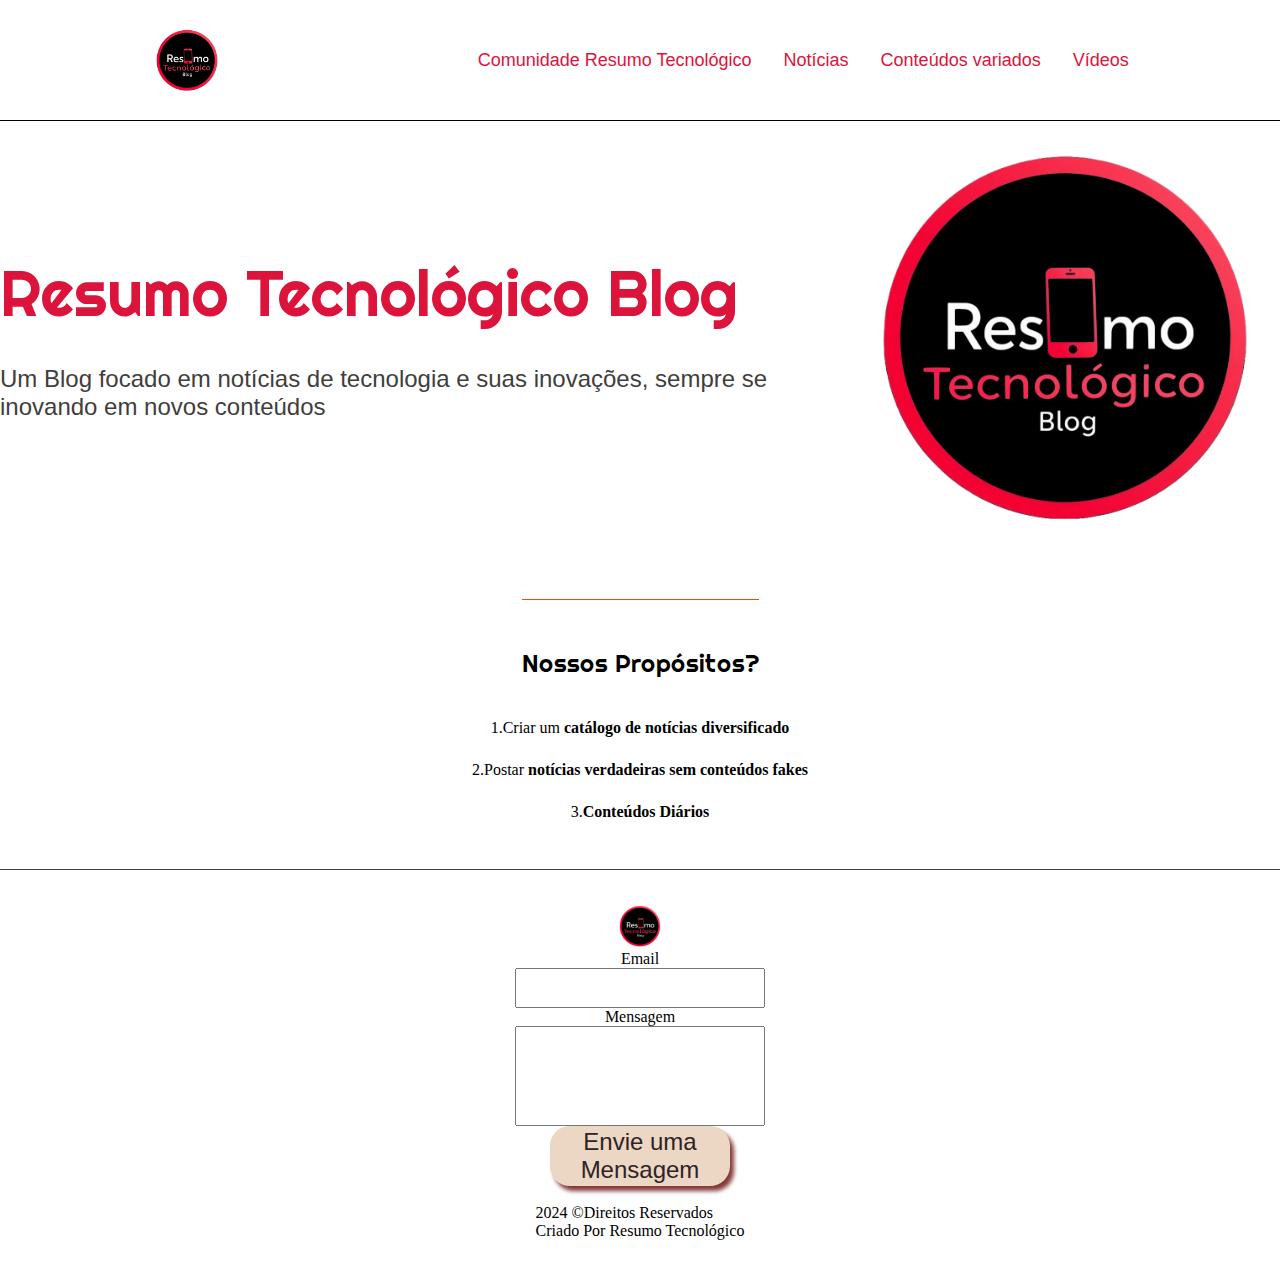
<file: index.html>
<!DOCTYPE html>
<html lang="pt-br">
    <head>
        <meta charset="UTF-8">
        <meta http-equiv="X-UA-Compatible" content="IE=edge">
        <meta name="viewport" content="width=device-width, initial-scale=1.0">
        <title>Resumo Tecnológico</title>
        <link rel="stylesheet" href="sylegrid.css">
        <link rel="shortcut icon" href="file.png">
    </head>
    <body>
        <header class="cabeçalhoblog">
            <img class="imagem-e-cabeçalho" src="file.png">
            <nav class="cabeçalho-menu">
                <a class="cabeçalho-menu-settings" href="https://discord.gg/TrTjVQaj">Comunidade Resumo Tecnológico</a>
                <a class="cabeçalho-menu-settings" href="https://resumotecnologico.data.blog/">Notícias</a>
                <a class="cabeçalho-menu-settings"href="https://instagram.com/resumotecnologico?igshid=YmMyMTA2M2Y=" >Conteúdos variados</a>
                <a class="cabeçalho-menu-settings">Vídeos</a>
            </nav>
        </header>
        <main class="conteudo-principal">
            <section class="conteudo-central">
                <div class="conteudo-escrito">
                    <h1 class="titulo-escrito">Resumo Tecnológico Blog</h1>
                    <h2 class="subtitulo-escrito">Um Blog focado em notícias de tecnologia e suas inovações, sempre se inovando em novos conteúdos</h2>
                </div>
               <img class="imagem-conteudo" src="file.png">
            </section>

            <section class="conteudo-secundario">
               <h3 class="conteudo-secundario-titulo">Nossos Propósitos?</h3>
               <p class="conteudo-secundario-paragrafo">1.Criar um <strong>catálogo de notícias diversificado</strong></p>
               <p class="conteudo-secundario-paragrafo">2.Postar <strong>notícias verdadeiras sem conteúdos fakes</strong></p>
               <p class="conteudo-secundario-paragrafo">3.<strong>Conteúdos Diários</strong></p>
            </section>
        </main>

        <footer class="rodape-final">
           <img class="imagem-rodape" src="file.png">
            <form class="formulario" action="https://formsubmit.co/brunorockbc6@gmail.com"method="POST">
                <label for="email">Email</label>
                <input type="email" name="email"id="email" required>
                <label for="message">Mensagem</label>
                <input type="text" name="message"id="message" required>
                <button class="botão-escrito" type="submit">Envie uma Mensagem</button>
                <br>
                2024 &copy;Direitos Reservados 
                <br>Criado Por Resumo Tecnológico
            </form> 
        </footer>
    </body>
</html>
</file>
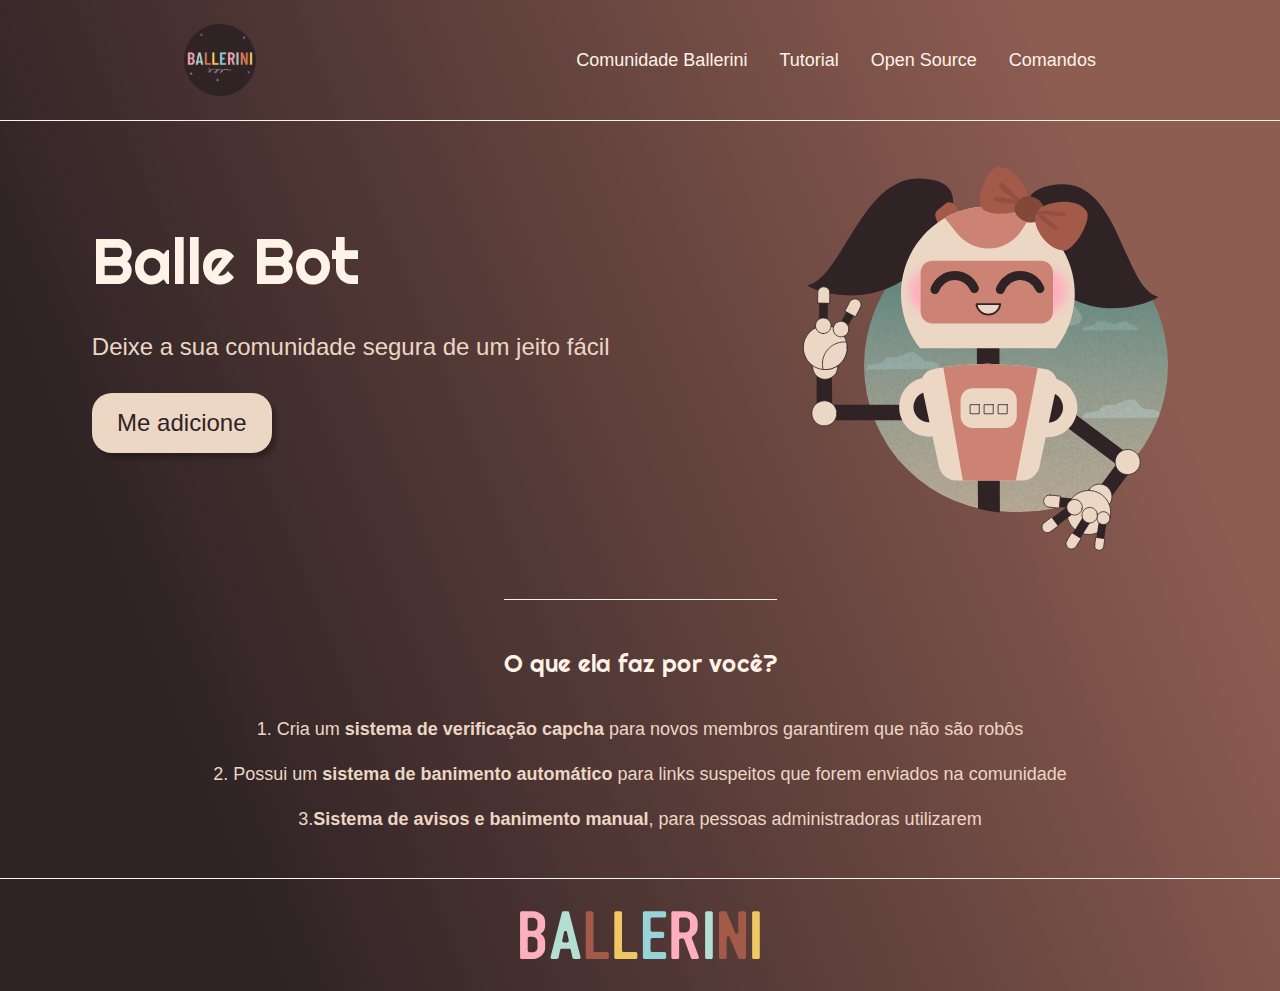
<file: projeto.html>
<!DOCTYPE html>
<html lang="pt-br">
    <head>
        <meta charset="UTF-8">
        <meta name="viewport" content="width=device-width, initial-scale=1.0">
        <meta name="description" content="Uma página feita para testes">
        <title>LandingPage</title>
        <link rel="stylesheet" href="style.css">
        <link rel="shortcut icon" href="logo 1.svg">
    </head>
    <body>
        <header class="cabeçalho-principal">
            <img class="imagem-do-cabeçalho" src="logo 1.svg">
            <nav class="cabeçalho-menu">
             <a class="cabeçalho-menu-item"> Comunidade Ballerini</a>
             <a class="cabeçalho-menu-item">Tutorial</a>
             <a class="cabeçalho-menu-item">Open Source</a>
             <a class="cabeçalho-menu-item">Comandos</a>
            </nav>
        </header>

        <main class="conteudo-principal">
            <section class="conteudo-central">
                <div class="conteudo-escrito">
                    <h1  class="titulo-escrito">Balle Bot</h1>
                    <h2  class="subtitulo-escrito">Deixe a sua comunidade segura de um jeito fácil</h2>
                    <button  class="botão-escrito">Me adicione</button>
                </div>
                <img  class="imagem-conteudo" src="Group 4.svg">
            </section>

            <section class="conteudo-secundario">
                <h3 class="conteudo-secundario-titulo">O que ela faz por você?</h3>
                <p class="conteudo-secundario-paragrafo">1. Cria um <strong>sistema de verificação capcha</strong> para novos membros garantirem que não são robôs</p>
                <p class="conteudo-secundario-paragrafo">2. Possui um <strong>sistema de banimento automático</strong> para links suspeitos que forem enviados na comunidade</p>
                <p class="conteudo-secundario-paragrafo">3.<strong>Sistema de avisos e banimento manual</strong>, para pessoas administradoras utilizarem</p>
            </section>
        </main>

      <footer class="rodape">
         <img class="rodape-imagem" src="BALLERINI.svg">
      </footer>
    </body>
</html>
</file>
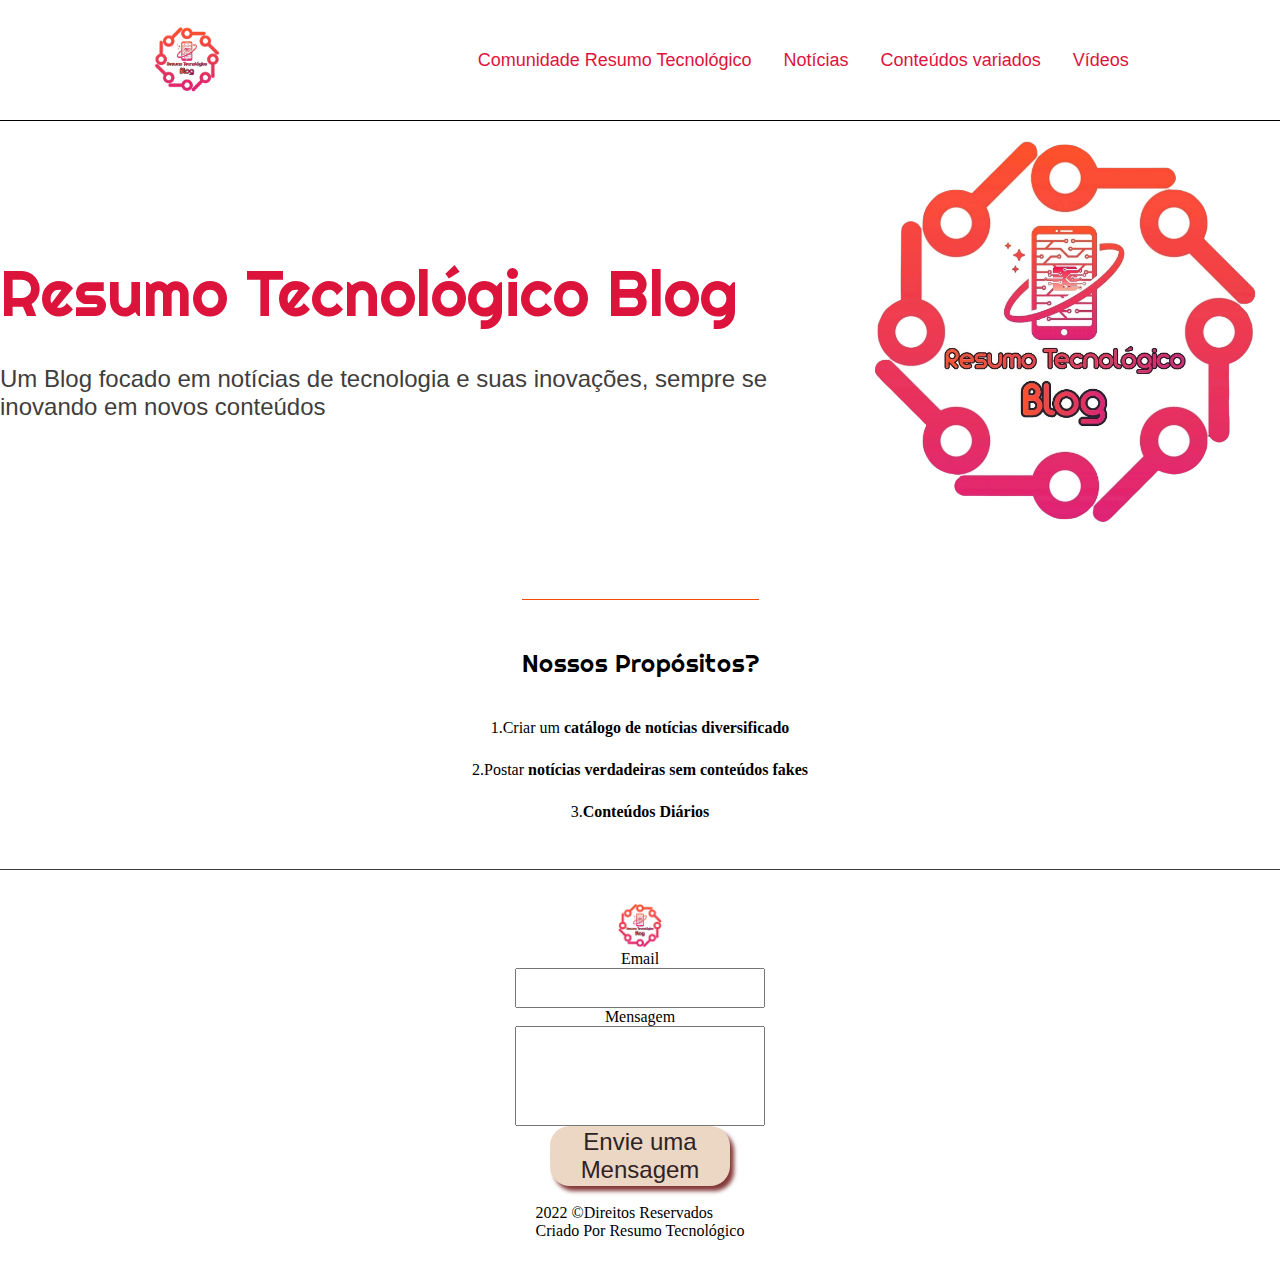
<file: siteresumotecnologico.html>
<!DOCTYPE html>
<html lang="pt-br">
    <head>
        <meta charset="UTF-8">
        <meta http-equiv="X-UA-Compatible" content="IE=edge">
        <meta name="viewport" content="width=device-width, initial-scale=1.0">
        <title>Resumo Tecnológico</title>
        <link rel="stylesheet" href="sylegrid.css">
        <link rel="shortcut icon" href="WhatsApp_Image_2022-04-29_at_10.12.03teste-removebg.png">
    </head>
    <body>
        <header class="cabeçalhoblog">
            <img class="imagem-e-cabeçalho" src="WhatsApp_Image_2022-04-29_at_10.12.03teste-removebg.png">
            <nav class="cabeçalho-menu">
                <a class="cabeçalho-menu-settings" href="https://discord.gg/TrTjVQaj">Comunidade Resumo Tecnológico</a>
                <a class="cabeçalho-menu-settings" href="https://resumotecnologico.data.blog/">Notícias</a>
                <a class="cabeçalho-menu-settings"href="https://instagram.com/resumotecnologico?igshid=YmMyMTA2M2Y=" >Conteúdos variados</a>
                <a class="cabeçalho-menu-settings">Vídeos</a>
            </nav>
        </header>
        <main class="conteudo-principal">
            <section class="conteudo-central">
                <div class="conteudo-escrito">
                    <h1 class="titulo-escrito">Resumo Tecnológico Blog</h1>
                    <h2 class="subtitulo-escrito">Um Blog focado em notícias de tecnologia e suas inovações, sempre se inovando em novos conteúdos</h2>
                </div>
               <img class="imagem-conteudo" src="WhatsApp_Image_2022-04-29_at_10.12.03teste-removebg.png">
            </section>

            <section class="conteudo-secundario">
               <h3 class="conteudo-secundario-titulo">Nossos Propósitos?</h3>
               <p class="conteudo-secundario-paragrafo">1.Criar um <strong>catálogo de notícias diversificado</strong></p>
               <p class="conteudo-secundario-paragrafo">2.Postar <strong>notícias verdadeiras sem conteúdos fakes</strong></p>
               <p class="conteudo-secundario-paragrafo">3.<strong>Conteúdos Diários</strong></p>
            </section>
        </main>

        <footer class="rodape-final">
           <img class="imagem-rodape" src="WhatsApp_Image_2022-04-29_at_10.12.03teste-removebg.png">
            <form class="formulario" action="https://formsubmit.co/brunorockbc6@gmail.com"method="POST">
                <label for="email">Email</label>
                <input type="email" name="email"id="email" required>
                <label for="message">Mensagem</label>
                <input type="text" name="message"id="message" required>
                <button class="botão-escrito" type="submit">Envie uma Mensagem</button>
                <br>
                2022 &copy;Direitos Reservados 
                <br>Criado Por Resumo Tecnológico
            </form> 
        </footer>
    </body>
</html>
</file>
<file: sylegrid.css>
@import url('https://fonts.googleapis.com/css2?family=Righteous&display=swap');

*{
    margin:0;
    padding:0;
    box-sizing:border-box;
    text-decoration:none;
}

body{
    font-size:100%;
    background:linear-gradient(6768.15deg crimson  crimson 20%, transparent);
}

.cabeçalhoblog{
    display:flex;
    flex-direction:row;
    align-items:center;
    justify-content:space-around;
    padding:24px;
}

.imagem-e-cabeçalho{
    height: 72px;
}

.cabeçalho-menu{
    display:flex;
    gap:32px;
}

.cabeçalho-menu-settings{
    font-family: 'Sarala', sans-serif;
    color:crimson;
    font-weight:400;
    font-size: 18px;
}

.conteudo-principal{
    margin-bottom: 48px;
    border-top: 0.4px solid black;
}

.conteudo-central{
    display:flex;
    flex-direction:row;
    align-items:center;
    justify-content:space-around;
}

.conteudo-escrito{
    display:flex;
    flex-direction: column;
    gap: 32px;
}

.titulo-escrito{
    font-family: 'Righteous', cursive;
    font-weight: 400;
    font-size: 64px;
    color: crimson;
}

.subtitulo-escrito{
    font-family: 'Sarala', sans-serif;
    font-weight: 400;
     font-size:24px;
     color:#3f3e3d;
}


input[type=text]{
    height: 100px;
    width:250px;
}

input[type=email]{
    height:40px;
    width: 250px;
}

.botão-escrito:hover{
    background-color:rgba(236,214,196,0.53);
}

.imagem-conteudo{
    height: 430px;
}

.conteudo-secundario{
    display:flex;
    flex-direction: column;
    align-items:center;
    gap: 24px;
    margin-top:48px;
}

 .conteudo-secundario-titulo{
    border-top: 0.4px solid #f84802;
    padding-top:48px;
    font-family: 'Righteous', cursive;
    font-weight: 400;
    font-size: 24px;
    color:#000000;
    margin-bottom:16px;
}

.rodape-final{
    padding:32px;
    border-top: 0.4px solid #3f3e3d;
    align-items:flex-end;
}

.imagem-rodape{
    height:48px;
    display:block;
    margin:0 auto;
    align-items:center;
}

.formulario{
   display:flex;
   flex-direction: column;
   align-items:center;
}

.botão-escrito{
    background-color:#ECD6C4;
    width:180px;
    height:60px;
    border:none;
    box-shadow: 4px 5px 4px rgba(99, 4, 4, 0.788);
    border-radius:20px;
    font-family: 'Sarala', sans-serif;
    height: 400;
    font-size:24px;
    color:#2F2325;
}
</file>
<file: style.css>
@import url('https://fonts.googleapis.com/css2?family=Righteous&display=swap');

*{
    margin:0;
    padding:0;
    box-sizing: border-box;
    text-decoration:none;
}

body{
    font-size:100%;
    background: linear-gradient(68.15deg, #2F2325 16.62%, #8E5D52 85.61%);
}

.cabeçalho-principal{
    display:flex;
    flex-direction:row;
    align-items:center;
    justify-content:space-around;
    padding:24px;
}

.imagem-do-cabeçalho{
    height: 72px;
}

.cabeçalho-menu{
    display:flex;
    gap:32px;
}

.cabeçalho-menu-item{
    font-family: 'Sarala', sans-serif;
    color:#FFF2E7;
    font-weight:400;
    font-size: 18px;
}

.conteudo-principal{
    margin-bottom: 48px;
    border-top: 0.4px solid #FFF2E7;
}

.conteudo-central{
    display:flex;
    flex-direction:row;
    align-items:center;
    justify-content:space-around;
}

.conteudo-escrito{
    display:flex;
    flex-direction: column;
    gap: 32px;
}

.titulo-escrito{
    font-family: 'Righteous', cursive;
    font-weight: 400;
    font-size: 64px;
    color:#FFF2E7;
}

.subtitulo-escrito{
    font-family: 'Sarala', sans-serif;
    font-weight: 400;
     font-size:24px;
     color:#ECD6C4;
}          

 .botão-escrito{
     background-color:#ECD6C4;
     width:180px;
     height:60px;
     border:none;
     box-shadow: 4px 5px 4px rgba(0, 0, 0, 0.25);
     border-radius:20px;
     font-family: 'Sarala', sans-serif;
     height: 400;
     font-size:24px;
     color:#2F2325;
 }

 .botão-escrito:hover{
     background-color:rgba(236,214,196,0.53);
 }

 .imagem-conteudo{
     height: 430px;
 }

 .conteudo-secundario{
     display:flex;
     flex-direction: column;
     align-items:center;
     gap: 24px;
     margin-top:48px;
 }

    .conteudo-secundario-titulo{
        border-top: 0.4px solid #FFF2E7;
        padding-top:48px;
        font-family: 'Righteous', cursive;
        font-weight: 400;
        font-size: 24px;
        color:#FFF2E7;
        margin-bottom:16px;
    }

.conteudo-secundario-paragrafo{
    font-family: 'Sarala', sans-serif;
    height: 300;
    font-size:18px;
    color:#ECD6C4;
}

.rodape{
    padding:32px;
    border-top: 0.4px solid #FFF2E7;
}

.rodape-imagem{
    height:48px;
    display:block;
    margin:0 auto;
}
</file>
